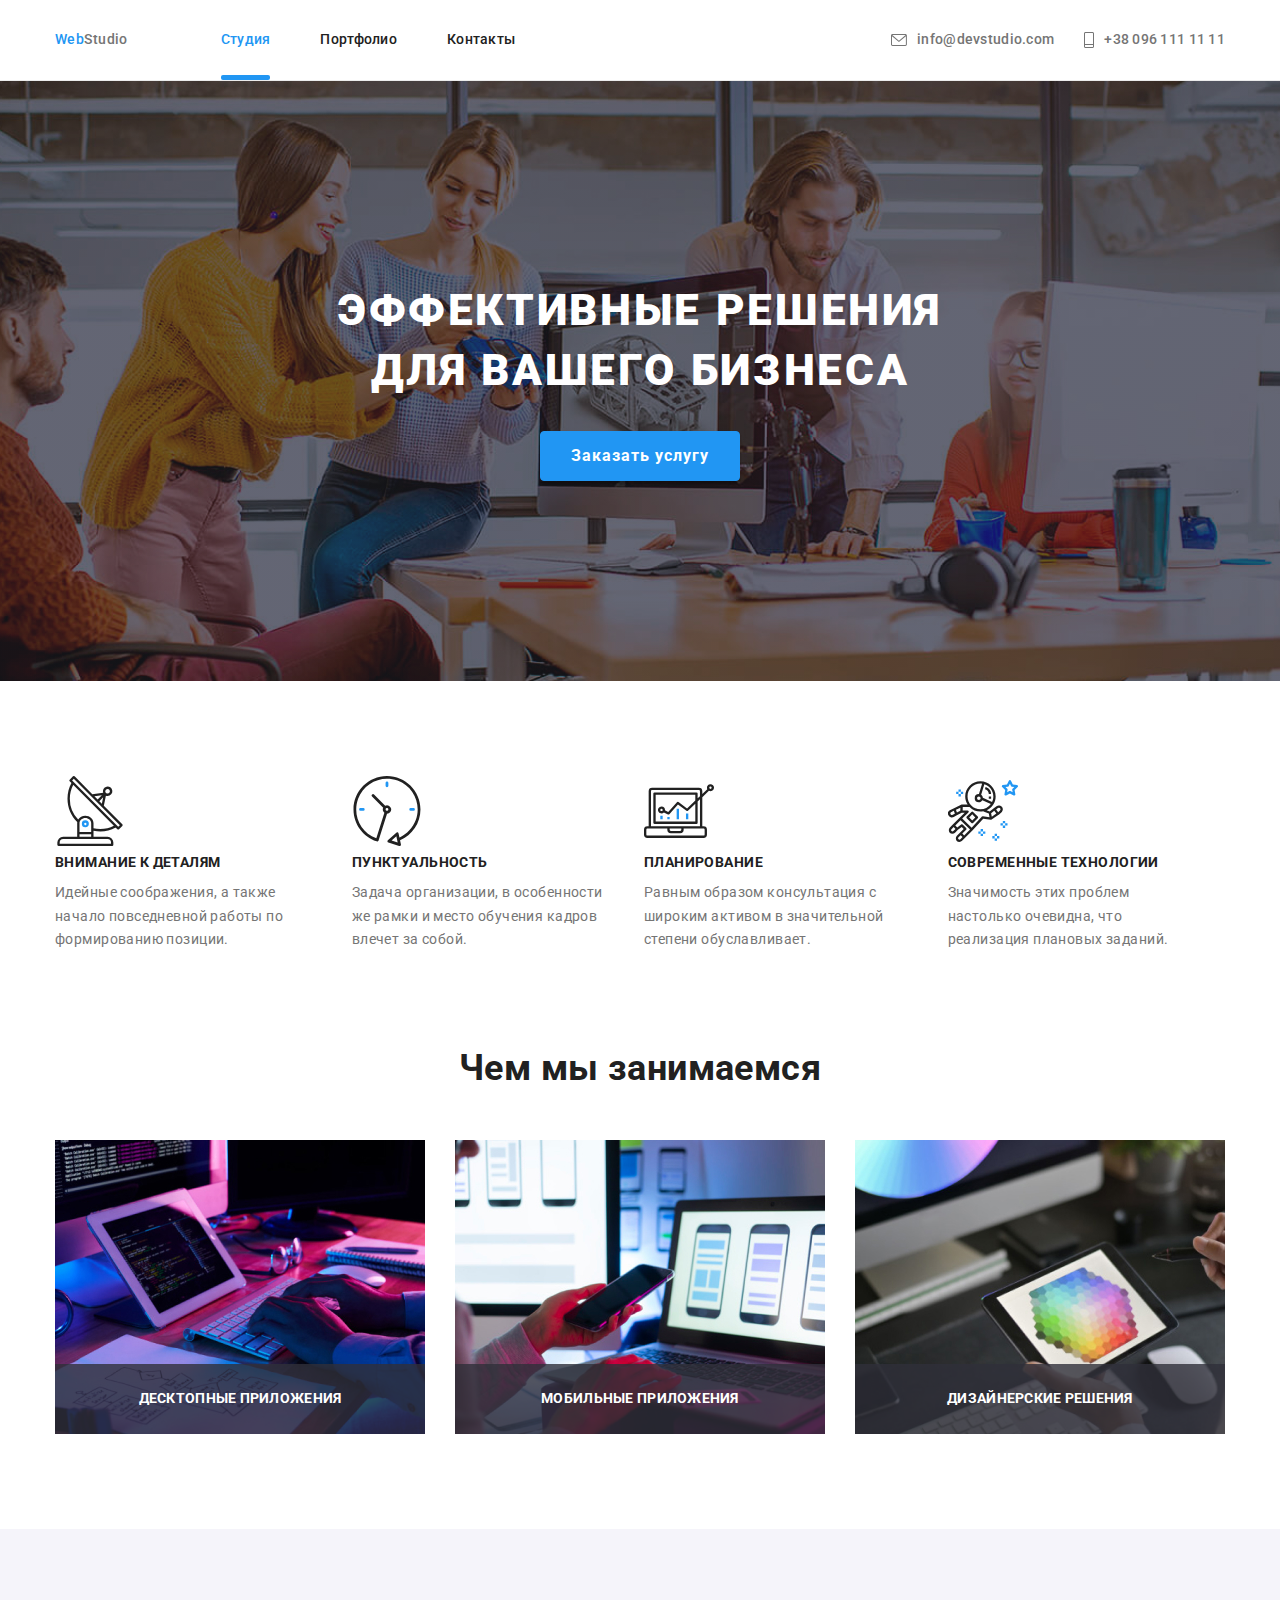
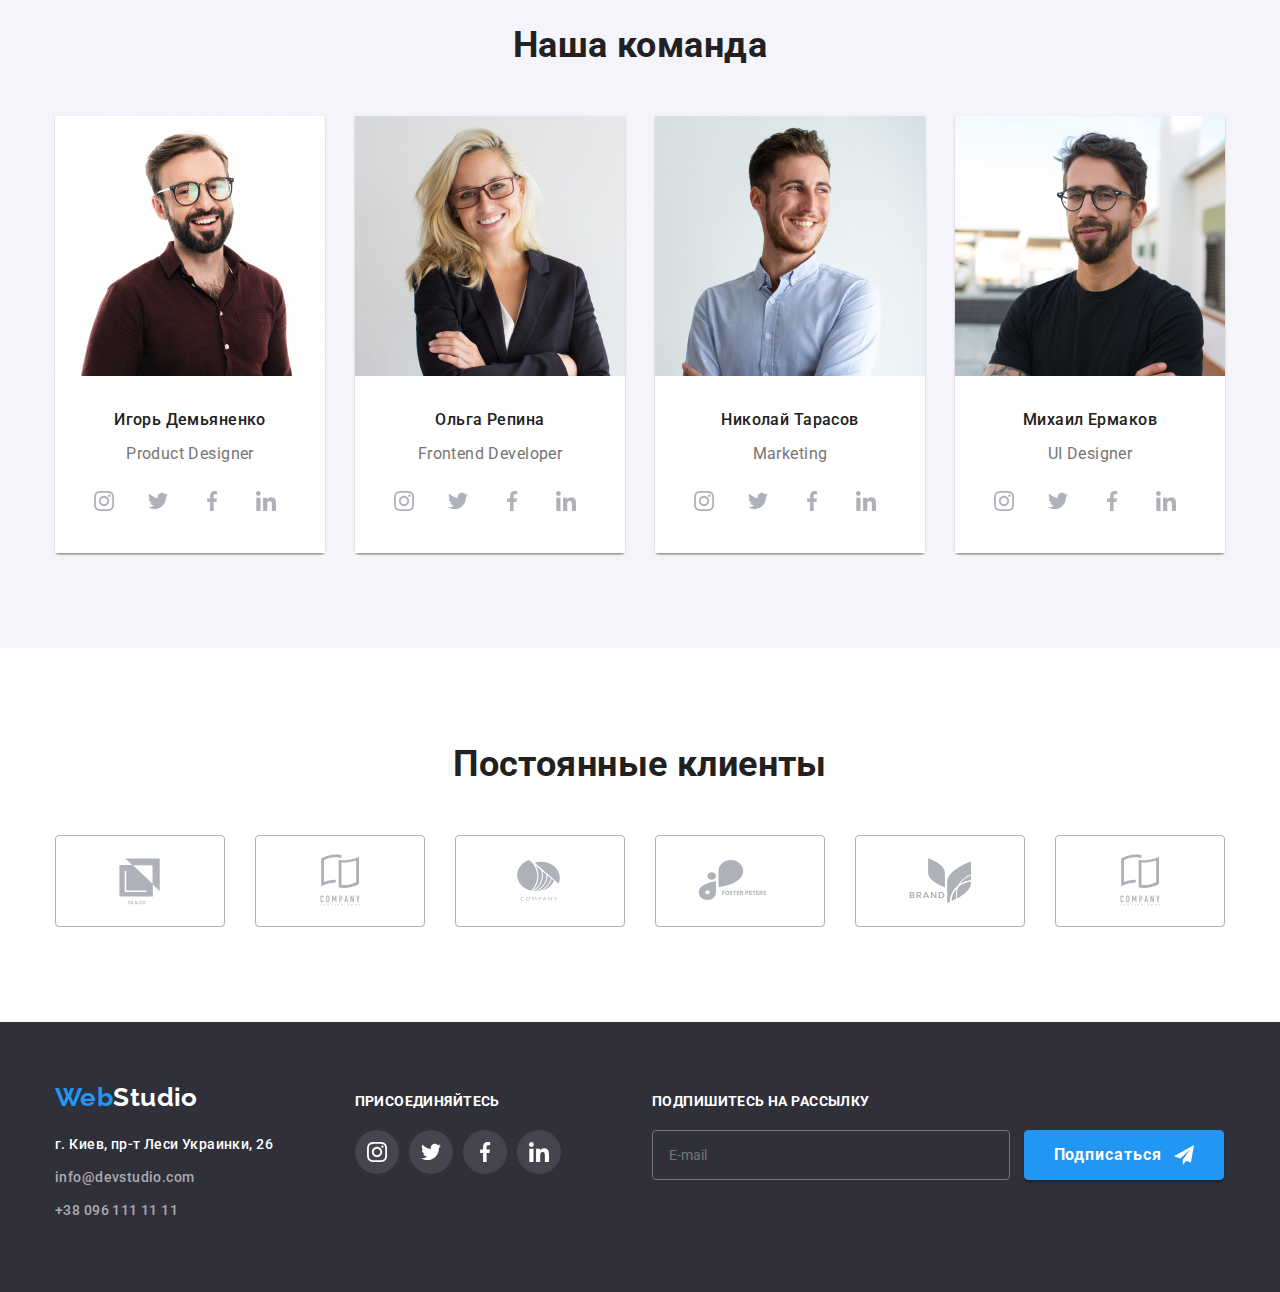
<file: index.html>
<!DOCTYPE html>
<html lang="ru">

<head>
    <meta charset="UTF-8">
    <meta http-equiv="X-UA-Compatible" content="IE=edge">
    <meta name="viewport" content="width=device-width, initial-scale=1.0">
    <title>Homework6 (main page6)</title>
    <link rel="preconnect" href="https://fonts.gstatic.com">
    <link
        href="https://fonts.googleapis.com/css2?family=Raleway:wght@700&family=Roboto:wght@400;500;700;900&display=swap"
        rel="stylesheet">
    <link rel="stylesheet"
        href="https://cdnjs.cloudflare.com/ajax/libs/modern-normalize/1.0.0/modern-normalize.min.css">
    <link rel="stylesheet" href="./css/styles.css">
</head>

<body>
    <header class="header">
        <section class="header__container">
            <h2 class="hidden">Навигация и контакты</h2>
            <a href="./index.html " class="header__logo"><span class="blue">Web</span>Studio</a>
            <nav class="header__navigation">
                <ul class="nav__list list__style">
                    <li class="nav__item nav__item--margin"><a href="./index.html " class="nav__link current">Студия</a>
                    </li>
                    <li class="nav__item nav__item--margin"><a href="./portfolio.html " class="nav__link">Портфолио</a>
                    </li>
                    <li class="nav__item nav__item--margin"><a href=" " class="nav__link">Контакты</a></li>
                </ul>
            </nav>
            <ul class="header__contacts list__style">
                <li class="contacts__item">
                    <a class="contacts__link" href="mailto:info@devstudio.com ">
                        <svg class="contact__svg" width="16" height="12">
                            <use href="./svg/sprite.svg#icon-envelope"></use>
                        </svg>
                        info@devstudio.com
                    </a>
                </li>
                <li class="contacts__item">
                    <a class="contacts__link" href="tel:+380961111111">
                        <svg class="contact__svg" width="10" height="16">
                            <use href="./svg/sprite.svg#icon-vector"></use>
                        </svg>
                        +38 096 111 11 11
                    </a>
                </li>
            </ul>
        </section>
    </header>

    <main>
        <div class="banner">
            <!-- <div class="container"> -->
            <h1 class="banner__title white">Эффективные решения <br>для вашего бизнеса</h1>
            <button class="blue__button" data-modal-open>Заказать услугу</button>
            <!-- </div> -->
        </div>
        <!-- is-hidden -->
        <div class="backdrop is-hidden" data-modal>
            <div class="modal__container">
                <button type="button" class="modal__btn--close" data-modal-close>
                    <svg class="modal__icon">
                        <use href="./svg/sprite.svg#close-black"></use>
                    </svg>
                </button>

                <h2 class="modal__header">Оставьте свои данные, мы вам перезвоним</h2>
                <form class="js-speaker-form">
                    <div class="contact__form">
                        <label class="contact__form--label" for="user-name">Имя</label>

                        <input autofocus class="contact__form--input" type="text" name="user-name" id="user-name"
                            placeholder=" ">
                        <svg class="contact__form--svg" width="18px" height="18px">
                            <use href="./svg/sprite.svg#icon-person-black" width="18"></use>
                        </svg>
                    </div>
                    <div class="contact__form">
                        <label class="contact__form--label" for="user-tel">Телефон</label>
                        <input class="contact__form--input" type="tel" name="user-phone" id="user-tel" placeholder=" ">
                        <svg class="contact__form--svg" width="18px" height="18px">
                            <use href="./svg/sprite.svg#icon-phone-black" width="18"></use>
                        </svg>
                    </div>
                    <div class="contact__form">

                        <label class="contact__form--label" for="user-mail">Почта</label>
                        <input class="contact__form--input" type="email" name="user-mail" id="user-mail"
                            placeholder=" ">
                        <svg class="contact__form--svg" width="18px" height="18px">
                            <use href="./svg/sprite.svg#icon-email-black" width="18"></use>
                        </svg>
                    </div>
                    <div class="submit__form">
                        <label class="contact__form--label" for="user-comentary">Комментарий</label>
                        <textarea for="user-comment" class="contact__form--input comments" name="user-message"
                            id="user-comentary" cols="30" rows="10" placeholder="Введите текст"></textarea>
                        <div class="checkbox-field">
                            <input type="checkbox" class="contact__form--checkbox hidden" name="" id="checkbox"
                                required>
                            <label for="checkbox" class="contact__form--checkbox-text"> Соглашаюсь с рассылкой и
                                принимаю
                                <a href="" class="link underline">Условия
                                    договора</a></label>
                            <button class="blue__button submit__button" type="submit">Отправить</button>
                        </div>
                    </div>

                </form>

            </div>
        </div>
        <section class="qualities__section">

            <div class="qualities__container">
                <h2 class="hidden ">Качества</h2>
                <ul class="list__style qualities__list">
                    <li class="qualities__item">
                        <div class="quality--container">
                            <svg class="quality-pic" width="70px" height="70px">
                                <use href="./svg/sprite.svg#icon-antenna">
                                </use>
                            </svg>
                        </div>
                        <h3 class="section-title">Внимание к деталям</h3>
                        <p class="quality__paragraph">Идейные соображения, а также начало повседневной работы по
                            формированию позиции.</p>
                    </li>
                    <li class="qualities__item">
                        <div class="quality--container">
                            <svg class="quality-pic" width="70px" height="70px">

                                <use href="./svg/sprite.svg#icon-clock">
                                </use>
                            </svg>
                        </div>
                        <h3 class="section-title">Пунктуальность</h3>
                        <p class="quality__paragraph">Задача организации, в особенности же рамки и место обучения кадров
                            влечет за собой.</p>
                    </li>
                    <li class="qualities__item">
                        <div class="quality--container">
                            <svg class="quality-pic" width="70px" height="70px">
                                <use href="./svg/sprite.svg#icon-diagram">
                                </use>

                            </svg>
                        </div>
                        <h3 class="section-title">Планирование</h3>
                        <p class="quality__paragraph">Равным образом консультация с широким активом в значительной
                            степени обуславливает.</p>
                    </li>

                    <li class="qualities__item">
                        <div class="quality--container">
                            <svg class="quality-pic" width="70px" height="70px">

                                <use href="./svg/sprite.svg#icon-astronaut">
                                </use>
                            </svg>
                        </div>
                        <h3 class="section-title">Современные технологии</h3>
                        <p class="quality__paragraph">Значимость этих проблем настолько очевидна, что реализация
                            плановых заданий.</p>
                    </li>
                </ul>
            </div>
        </section>

        <!-- <section class="padding-95"> -->
        <section class="projects__container">
            <h2 class="projects__title">Чем мы занимаемся</h2>
            <ul class="list__style projects__list">
                <li class="projects__item"> <img src="./images/img.jpg" height="294" width="370" alt="work process pic">
                    <div class="projects__frame">
                        <p>Десктопные приложения</p>
                    </div>
                </li>

                <li class="projects__item"> <img src="./images/img-1.jpg " height="294" width="370"
                        alt="work process pic">
                    <div class="projects__frame">
                        <p>Мобильные приложения</p>
                    </div>
                </li>

                <li class="projects__item"> <img src="./images/img-2.jpg " height="294" width="370"
                        alt="work process pic">
                    <div class="projects__frame">
                        <p>Дизайнерские решения</p>
                    </div>
                </li>
            </ul>
        </section>

        <section class="team__section">
            <div class="team__container">
                <h2 class="team__title">Наша команда</h2>
                <ul class="list__style team__list">
                    <li class="team__item photo--frame"><img src="./images/img-3.jpg " height="260" width="270"
                            alt="Igorphoto--frame">
                        <div class="people-det">
                            <h3 class="team__name">Игорь Демьяненко</h3>
                            <p class="team__text">Product Designer</p>
                            <ul class="team__list list__style">
                                <li class="team__icon">
                                    <a href="" class="team__link" target="_blank" rel="noopener noreferrer"
                                        aria-label="Instagram link"><svg class="social-link--circle">
                                            <use href="./svg/sprite.svg#icon-instagram"> </use>
                                        </svg></a>
                                </li>

                                <li class="team__icon">
                                    <a href="" class="team__link" target="_blank" rel="noopener noreferrer"
                                        aria-label="twitter link"><svg class="social-link--circle">
                                            <use href="./svg/sprite.svg#icon-twitter"> </use>
                                        </svg></a>
                                </li>
                                <li class="team__icon">
                                    <a href="" class="team__link" target="_blank" rel="noopener noreferrer"
                                        aria-label="Facebook link"><svg class="social-link--circle">
                                            <use href="./svg/sprite.svg#icon-facebook"> </use>
                                        </svg></a>
                                </li>
                                <li class="team__icon">
                                    <a href="" class="team__link" target="_blank" rel="noopener noreferrer"
                                        aria-label="linkedin link"><svg class="social-link--circle">
                                            <use href="./svg/sprite.svg#icon-linkedin"> </use>
                                        </svg></a>
                                </li>
                            </ul>
                        </div>

                    </li>

                    <li class="team__item  photo--frame"><img src="./images/img-4.jpg " height="260" width="270"
                            alt="Olgaphoto--frame">
                        <div class="people-det">
                            <h3 class="team__name ">Ольга Репина</h3>
                            <p class="team__text ">Frontend Developer</p>
                            <ul class="team__list list__style">
                                <li class="team__icon">
                                    <a href="" class="team__link" target="_blank" rel="noopener noreferrer"
                                        aria-label="Instagram link"><svg class="social-link--circle">
                                            <use href="./svg/sprite.svg#icon-instagram"></use>
                                        </svg></a>
                                </li>
                                <li class="team__icon">
                                    <a href="" class="team__link" target="_blank" rel="noopener noreferrer"
                                        aria-label="twitter link"><svg class="social-link--circle">
                                            <use href="./svg/sprite.svg#icon-twitter"></use>
                                        </svg></a>
                                </li>
                                <li class="team__icon">
                                    <a href="" class="team__link" target="_blank" rel="noopener noreferrer"
                                        aria-label="Facebook link"><svg class="social-link--circle">
                                            <use href="./svg/sprite.svg#icon-facebook"></use>
                                        </svg></a>
                                </li>
                                <li class="team__icon">
                                    <a href="" class="team__link" target="_blank" rel="noopener noreferrer"
                                        aria-label="linkedin link"><svg class="social-link--circle">
                                            <use href="./svg/sprite.svg#icon-linkedin"></use>
                                        </svg></a>
                                </li>
                            </ul>
                        </div>

                    </li>

                    <li class="team__item photo--frame"><img src="./images/img-5.jpg " height="260" width="270"
                            alt="Nick photo--frame">
                        <div class="people-det">
                            <h3 class="team__name ">Николай Тарасов</h3>
                            <p class="team__text ">Marketing</p>
                            <ul class="team__list list__style">
                                <li class="team__icon">
                                    <a href="" class="team__link" target="_blank" rel="noopener noreferrer"
                                        aria-label="Instagram link"><svg class="social-link--circle">
                                            <use href="./svg/sprite.svg#icon-instagram"></use>
                                        </svg></a>
                                </li>
                                <li class="team__icon">
                                    <a href="" class="team__link" target="_blank" rel="noopener noreferrer"
                                        aria-label="twitter link"><svg class="social-link--circle">
                                            <use href="./svg/sprite.svg#icon-twitter"></use>
                                        </svg></a>
                                </li>
                                <li class="team__icon">
                                    <a href="" class="team__link" target="_blank" rel="noopener noreferrer"
                                        aria-label="Facebook link"><svg class="social-link--circle">
                                            <use href="./svg/sprite.svg#icon-facebook"></use>
                                        </svg></a>
                                </li>
                                <li class="team__icon">
                                    <a href="" class="team__link" target="_blank" rel="noopener noreferrer"
                                        aria-label="linkedin link"><svg class="social-link--circle">
                                            <use href="./svg/sprite.svg#icon-linkedin"></use>
                                        </svg></a>
                                </li>
                            </ul>
                        </div>

                    </li>

                    <li class="team__item photo--frame"><img src="./images/img-6.jpg " height="260" width="270"
                            alt="Mike photo--frame">
                        <div class="people-det">
                            <h3 class="team__name ">Михаил Ермаков</h3>
                            <p class="team__text ">UI Designer</p>
                            <ul class="team__list list__style">
                                <li class="team__icon">
                                    <a href="" class="team__link" target="_blank" rel="noopener noreferrer"
                                        aria-label="Instagram link"><svg class="social-link--circle">
                                            <use href="./svg/sprite.svg#icon-instagram"></use>
                                        </svg></a>
                                </li>
                                <li class="team__icon">
                                    <a href="" class="team__link" target="_blank" rel="noopener noreferrer"
                                        aria-label="twitter link"><svg class="social-link--circle">
                                            <use href="./svg/sprite.svg#icon-twitter"></use>
                                        </svg></a>
                                </li>
                                <li class="team__icon">
                                    <a href="" class="team__link" target="_blank" rel="noopener noreferrer"
                                        aria-label="Facebook link"><svg class="social-link--circle">
                                            <use href="./svg/sprite.svg#icon-facebook"></use>
                                        </svg></a>
                                </li>
                                <li class="team__icon">
                                    <a href="" class="team__link" target="_blank" rel="noopener noreferrer"
                                        aria-label="linkedin link"><svg class="social-link--circle">
                                            <use href="./svg/sprite.svg#icon-linkedin"></use>
                                        </svg></a>
                                </li>
                            </ul>
                        </div>
                    </li>
                </ul>
            </div>
        </section>
        <section class="clients__section">
            <div class="clients__container">
                <h2 class="clients__title">Постоянные клиенты</h2>
            </div>
            <ul class="clients__list list__style">
                <li class="clients__item">
                    <a href="" class="client--link" target="_blank" rel="noopener noreferrer" aria-label=""> <svg
                            class="client-logo">
                            <use href="./svg/sprite.svg#icon-logo">
                            </use>
                        </svg>
                    </a>
                </li>
                <li class="clients__item">
                    <a href="" class="client--link" target="_blank" rel="noopener noreferrer" aria-label=""> <svg
                            class="client-logo">
                            <use href="./svg/sprite.svg#icon-logo-1">
                            </use>
                        </svg>
                    </a>
                </li>
                <li class="clients__item">
                    <a href="" class="client--link" target="_blank" rel="noopener noreferrer" aria-label=""> <svg
                            class="client-logo">
                            <use href="./svg/sprite.svg#icon-logo-2">
                            </use>
                        </svg>
                    </a>
                </li>
                <li class="clients__item">
                    <a href="" class="client--link" target="_blank" rel="noopener noreferrer" aria-label=""> <svg
                            class="client-logo">
                            <use href="./svg/sprite.svg#icon-logo-3">
                            </use>
                        </svg>
                    </a>
                </li>
                <li class="clients__item">
                    <a href="" class="client--link" target="_blank" rel="noopener noreferrer" aria-label=""> <svg
                            class="client-logo">
                            <use href="./svg/sprite.svg#icon-logo-4">
                            </use>

                        </svg>

                    </a>
                </li>
                <li class="clients__item">
                    <a href="" class="client--link" target="_blank" rel="noopener noreferrer" aria-label=""> <svg
                            class="client-logo">
                            <use href="./svg/sprite.svg#icon-logo-1">
                            </use>
                        </svg>

                    </a>
                </li>

            </ul>

        </section>
    </main>
    <footer class="footer">
        <div class="footer__container">
            <div class="footer__address">
                <a href="./index.html " class="footer__logo"><span class="blue">Web</span><span
                        class="white">Studio</span></a>
                <address class="address__container">
                    <ul class="address__list list__style">
                        <li class="address__item"> <a class="address__link white"
                                href="https://goo.gl/maps/2tXd7TCXXqus3JWS8 ">г. Киев, пр-т
                                Леси
                                Украинки,
                                26</a></li>
                        <li class="address__item"> <a class="address__link"
                                href="mailto:info@devstudio.com ">info@devstudio.com</a></li>
                        <li class="address__item"> <a class="address__link" href="tel:+380961111111 ">+38 096 111 11
                                11</a></li>
                    </ul>
                </address>
            </div>
            <div class="footer__joinbox">
                <div class="join__container space-between">
                    <h3 class="item-title">Присоединяйтесь</h3>
                    <ul class="list__style team__list">
                        <li class="team__icon">
                            <a href="" class="team__link" target="_blank" rel="noopener noreferrer"
                                aria-label="Instagram link"><svg class="social-link--circle white">
                                    <use href="./svg/sprite.svg#icon-instagram"></use>
                                </svg></a>
                        </li>
                        <li class="team__icon">
                            <a href="" class="team__link" target="_blank" rel="noopener noreferrer"
                                aria-label="twitter link"><svg class="social-link--circle white">
                                    <use href="./svg/sprite.svg#icon-twitter"></use>
                                </svg></a>
                        </li>
                        <li class="team__icon">
                            <a href="" class="team__link" target="_blank" rel="noopener noreferrer"
                                aria-label="Facebook link"><svg class="social-link--circle white">
                                    <use href="./svg/sprite.svg#icon-facebook"></use>
                                </svg></a>
                        </li>
                        <li class="team__icon">
                            <a href="" class="team__link" target="_blank" rel="noopener noreferrer"
                                aria-label="linkedin link"><svg class="social-link--circle white">
                                    <use href="./svg/sprite.svg#icon-linkedin"></use>
                                </svg></a>
                        </li>
                    </ul>
                </div>
            </div>
            <div class="subscribe__container">
                <h3 class="item-title text-left">Подпишитесь на рассылку</h3>

                <form class="subscribe__field">
                    <input class="contact__form--subscribe" type="email" name="user-mail" id="user-mail"
                        placeholder="E-mail">

                    <button class="blue__button space-between" type="submit">Подписаться
                        <svg class="social-link--circle white">
                            <use href="./svg/sprite.svg#icon-telegram-white"></use>
                        </svg>
                    </button>
                </form>
            </div>
        </div>


    </footer>

    <script src="./js/modal.js"></script>
    <script>(() => {
            document.
                querySelector('.js-speaker-form')
                .addEventListener('submit', e => {
                    e.preventDefault();

                    new FormData(e.currentTarget).forEach((value, name) =>
                        console.log(`${name}: ${value}`),
                    );
                });
        })();
    </script>
</body>

</html>
</file>
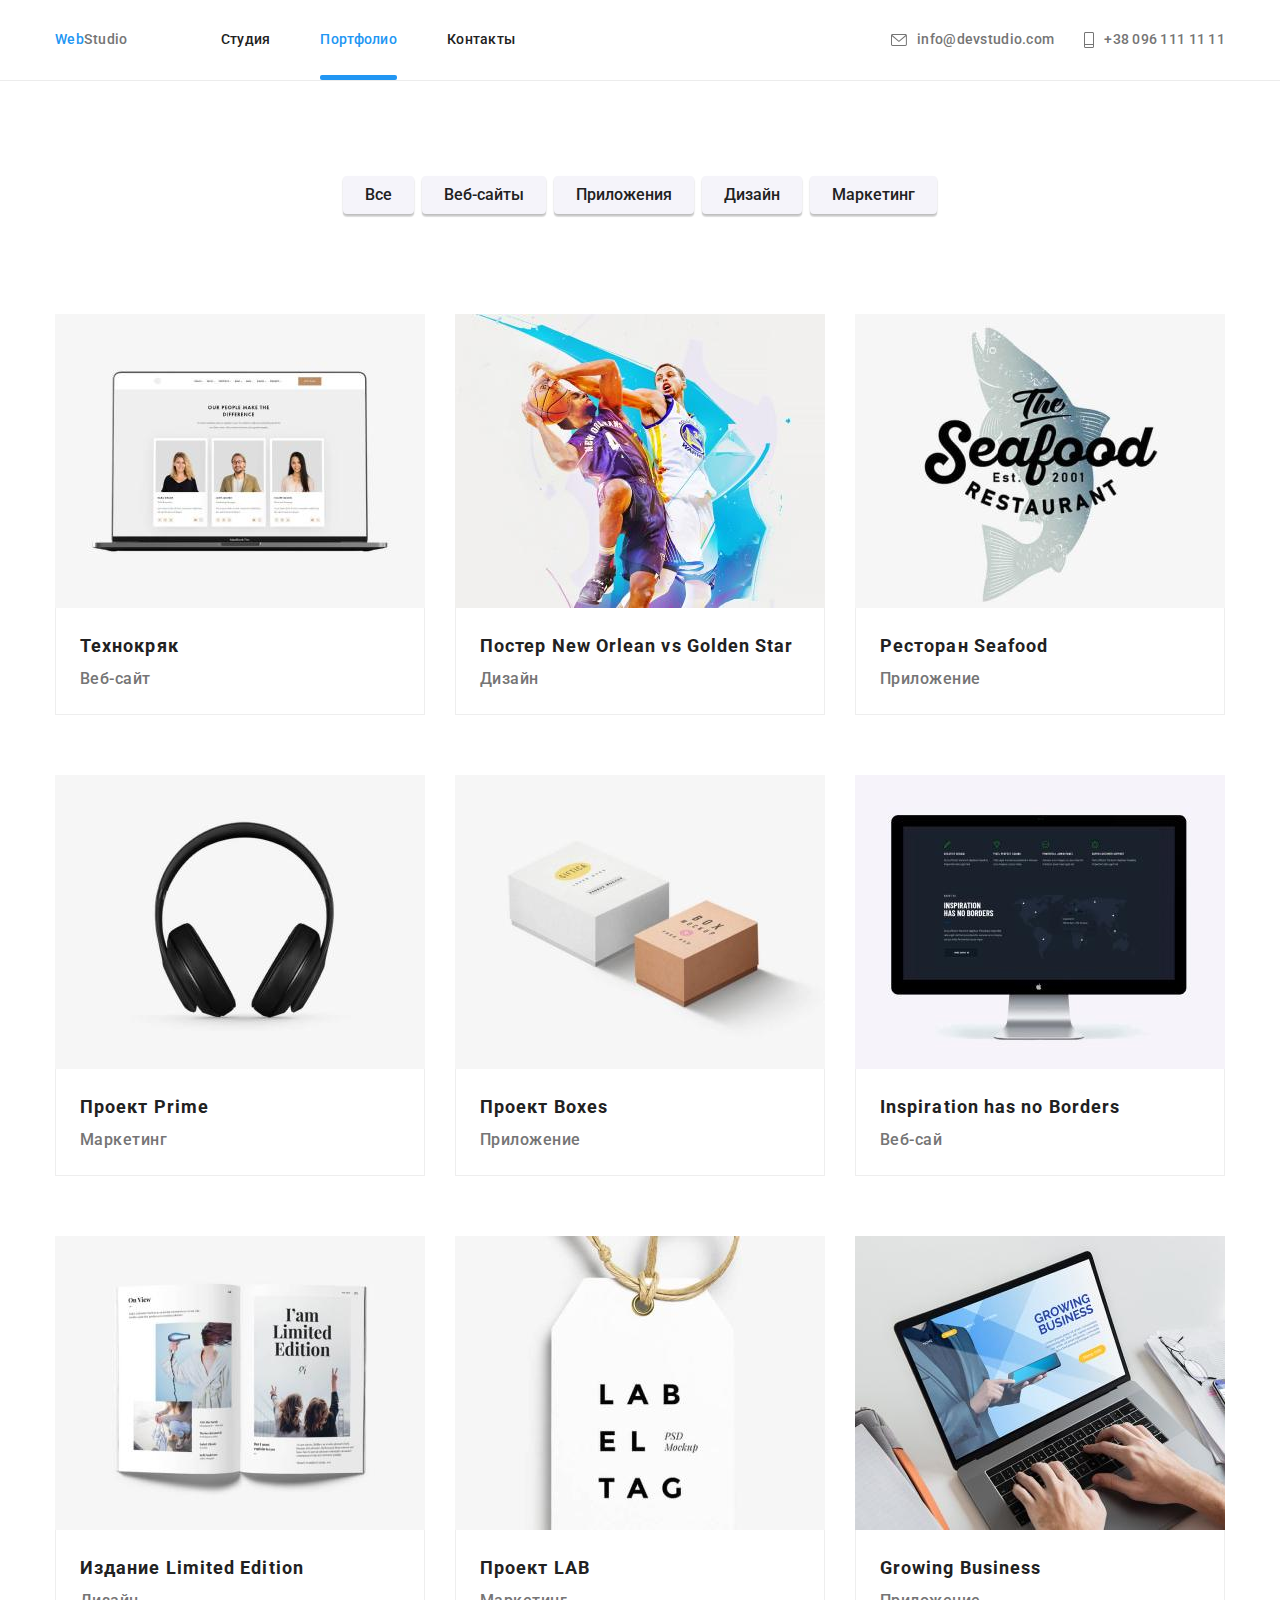
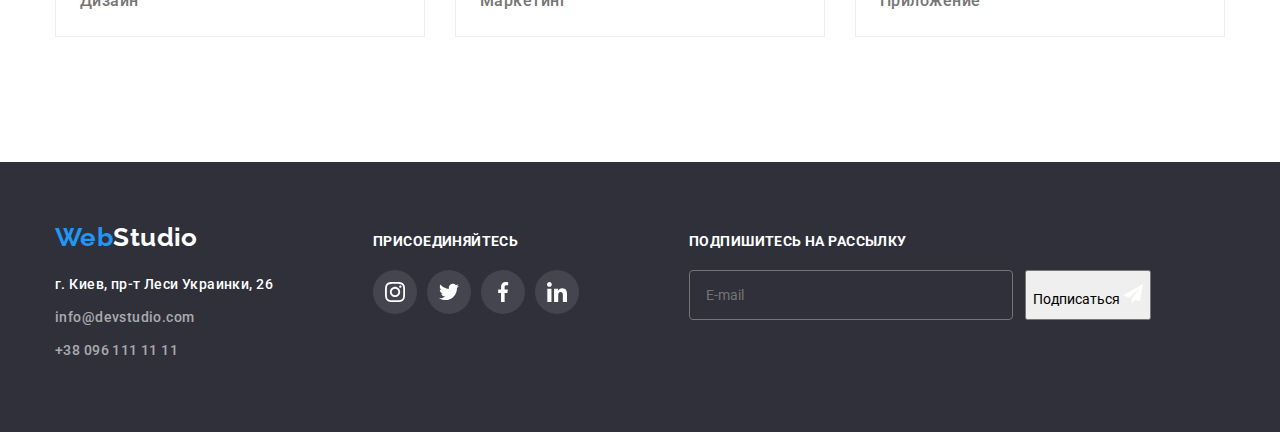
<file: portfolio.html>
<!DOCTYPE html>
<html lang="ru">

<head>
    <meta charset="UTF-8">
    <meta http-equiv="X-UA-Compatible" content="IE=edge">
    <meta name="viewport" content="width=device-width, initial-scale=1.0">
    <title>Portfolio3</title>
    <link rel="preconnect" href="https://fonts.gstatic.com">
    <link
        href="https://fonts.googleapis.com/css2?family=Raleway:wght@700&family=Roboto:wght@400;500;700;900&display=swap"
        rel="stylesheet">
    <link rel="stylesheet"
        href="https://cdnjs.cloudflare.com/ajax/libs/modern-normalize/1.0.0/modern-normalize.min.css">
    <link rel="stylesheet" href="./css/styles.css">
</head>

<body>
    <header class="header">
        <section class="header__container">
            <h2 class="hidden">Навигация и контакты</h2>
            <a href="./index.html " class="header__logo"><span class="blue">Web</span>Studio</a>
            <nav class="header__navigation">
                <ul class="nav__list list__style">
                    <li class="nav__item nav__item--margin"><a href="./index.html " class="nav__link">Студия</a>
                    </li>
                    <li class="nav__item nav__item--margin"><a href="./portfolio.html "
                            class="nav__link current ">Портфолио</a>
                    </li>
                    <li class="nav__item nav__item--margin"><a href=" " class="nav__link">Контакты</a></li>
                </ul>
            </nav>
            <ul class="header__contacts list__style">
                <li class="contacts__item">
                    <a class="contacts__link" href="mailto:info@devstudio.com ">
                        <svg class="contact__svg" width="16" height="12">
                            <use href="./svg/sprite.svg#icon-envelope"></use>
                        </svg>
                        info@devstudio.com
                    </a>
                </li>
                <li class="contacts__item">
                    <a class="contacts__link" href="tel:+380961111111">
                        <svg class="contact__svg" width="10" height="16">
                            <use href="./svg/sprite.svg#icon-vector"></use>
                        </svg>
                        +38 096 111 11 11
                    </a>
                </li>
            </ul>
        </section>
    </header>
    <main>

        <section class="main-section__container">
            <div class="portfolio__container">
                <h1 class="hidden">Галерея</h1>
                <ul class="buttons__list">
                    <li class="item__button"><button class="switch__button">Все</button></li>
                    <li class="item__button"><button class="switch__button">Веб-сайты</button></li>
                    <li class="item__button"><button class="switch__button">Приложения</button></li>
                    <li class="item__button"><button class="switch__button">Дизайн</button></li>
                    <li class="item__button"><button class="switch__button">Маркетинг</button></li>
                </ul>

                <ul class="tiles__list">
                    <li class="tile__item">
                        <a href="" class="tile__link">
                            <div class="tile__frame">
                                <div class="img__frame">
                                    <img class="front-img" src="./images/portfolio/img.jpg " alt="Технокряк "
                                        height="294" width="370">
                                    <div class="hidden-text">
                                        <p>
                                            Технокряк это современная площадка распространения
                                            коронавируса. Компании используют эту платформу для
                                            цифрового шпионажа и атак на защищённые сервера
                                            конкурентов.
                                        </p>
                                    </div>
                                </div>
                                <div class="folio-section">
                                    <h2 class="folio-title">Технокряк</h2>
                                    <p class="folio-text">Веб-сайт</p>
                                </div>
                            </div>
                        </a>
                    </li>
                    <li class="tile__item">
                        <a href="" class="tile__link">
                            <div class="tile__frame">
                                <div class="img__frame"> <img src="./images/portfolio/img-1.jpg " alt="Постер "
                                        height="294" width="370">
                                    <div class="hidden-text">
                                        <p>
                                            Технокряк это современная площадка распространения
                                            коронавируса. Компании используют эту платформу для
                                            цифрового шпионажа и атак на защищённые сервера
                                            конкурентов.
                                        </p>
                                    </div>
                                </div>
                                <div class="folio-section">
                                    <h2 class="folio-title">Постер New Orlean vs Golden Star</h2>
                                    <p class="folio-text">Дизайн</p>
                                </div>
                            </div>
                        </a>
                    </li>
                    <li class="tile__item">
                        <a href="" class="tile__link">
                            <div class="tile__frame">
                                <div class="img__frame"> <img src="./images/portfolio/img-2.jpg "
                                        alt="Ресторан Seafood " height="294" width="370">
                                    <div class="hidden-text">
                                        <p>
                                            Технокряк это современная площадка распространения
                                            коронавируса. Компании используют эту платформу для
                                            цифрового шпионажа и атак на защищённые сервера
                                            конкурентов.
                                        </p>
                                    </div>
                                </div>
                                <div class="folio-section">
                                    <h2 class="folio-title">Ресторан Seafood</h2>
                                    <p class="folio-text">Приложение</p>
                                </div>
                            </div>
                        </a>
                    </li>
                    <li class="tile__item">

                        <a href="" class="tile__link">
                            <div class="tile__frame">
                                <div class="img__frame"> <img src="./images/portfolio/img-3.jpg " alt="Проект Prime "
                                        height="294" width="370">
                                    <div class="hidden-text">
                                        <p>
                                            Технокряк это современная площадка распространения
                                            коронавируса. Компании используют эту платформу для
                                            цифрового шпионажа и атак на защищённые сервера
                                            конкурентов.
                                        </p>
                                    </div>
                                </div>
                                <div class="folio-section">
                                    <h2 class="folio-title">Проект Prime</h2>
                                    <p class="folio-text">Маркетинг</p>
                                </div>
                            </div>
                        </a>
                    </li>
                    <li class="tile__item">

                        <a href="" class="tile__link">
                            <div class="tile__frame">
                                <div class="img__frame"> <img src="./images/portfolio/img-4.jpg " alt="Проект Boxes "
                                        height="294" width="370">
                                    <div class="hidden-text">
                                        <p>
                                            Технокряк это современная площадка распространения
                                            коронавируса. Компании используют эту платформу для
                                            цифрового шпионажа и атак на защищённые сервера
                                            конкурентов.
                                        </p>
                                    </div>
                                </div>
                                <div class="folio-section">
                                    <h2 class="folio-title">Проект Boxes</h2>
                                    <p class="folio-text">Приложение</p>
                                </div>
                            </div>
                        </a>
                    </li>
                    <li class="tile__item">

                        <a href="" class="tile__link">
                            <div class="tile__frame">
                                <div class="img__frame"> <img src="./images/portfolio/img-5.jpg "
                                        alt="Inspiration has no Borders " height="294" width="370">
                                    <div class="hidden-text">
                                        <p>
                                            Технокряк это современная площадка распространения
                                            коронавируса. Компании используют эту платформу для
                                            цифрового шпионажа и атак на защищённые сервера
                                            конкурентов.
                                        </p>
                                    </div>
                                </div>
                                <div class="folio-section">
                                    <h2 class="folio-title">Inspiration has no Borders</h2>
                                    <p class="folio-text">Веб-сай
                                </div>
                            </div>
                        </a>

                    </li>
                    <li class="tile__item">

                        <a href="" class="tile__link">
                            <div class="tile__frame">
                                <div class="img__frame"> <img src="./images/portfolio/img-6.jpg "
                                        alt="Издание Limited Edition " height="294" width="370">
                                    <div class="hidden-text">
                                        <p>
                                            Технокряк это современная площадка распространения
                                            коронавируса. Компании используют эту платформу для
                                            цифрового шпионажа и атак на защищённые сервера
                                            конкурентов.
                                        </p>
                                    </div>
                                </div>
                                <div class="folio-section">
                                    <h2 class="folio-title">Издание Limited Edition</h2>
                                    <p class="folio-text">Дизайн</p>
                                </div>
                            </div>
                        </a>
                    </li>
                    <li class="tile__item">

                        <a href="" class="tile__link">
                            <div class="tile__frame">
                                <div class="img__frame"> <img src="./images/portfolio/img-7.jpg " alt="Проект LAB "
                                        height="294" width="370">
                                    <div class="hidden-text">
                                        <p>
                                            Технокряк это современная площадка распространения
                                            коронавируса. Компании используют эту платформу для
                                            цифрового шпионажа и атак на защищённые сервера
                                            конкурентов.
                                        </p>
                                    </div>
                                </div>
                                <div class="folio-section">
                                    <h2 class="folio-title">Проект LAB</h2>
                                    <p class="folio-text">Маркетинг</p>
                                </div>
                            </div>
                        </a>
                    <li class="tile__item">
                        <a href="" class="tile__link">
                            <div class="tile__frame">
                                <div class="img__frame"> <img src="./images/portfolio/img-8.jpg "
                                        alt="Growing Business " height="294" width="370">
                                    <div class="hidden-text">
                                        <p>
                                            Технокряк это современная площадка распространения
                                            коронавируса. Компании используют эту платформу для
                                            цифрового шпионажа и атак на защищённые сервера
                                            конкурентов.
                                        </p>
                                    </div>
                                </div>
                                <div class="folio-section">
                                    <h2 class="folio-title">Growing Business</h2>
                                    <p class="folio-text">Приложение</p>
                                </div>
                            </div>
                        </a>
                    </li>
                </ul>
            </div>
        </section>

    </main>
    <footer class="footer">
        <div class="footer__container">
            <div class="footer__address">
                <a href="./index.html " class="footer__logo"><span class="blue">Web</span><span
                        class="white">Studio</span></a>
                <address class="address__container">
                    <ul class="address__list list__style">
                        <li class="address__item"> <a class="address__link white"
                                href="https://goo.gl/maps/2tXd7TCXXqus3JWS8 ">г. Киев, пр-т
                                Леси
                                Украинки,
                                26</a></li>
                        <li class="address__item"> <a class="address__link"
                                href="mailto:info@devstudio.com ">info@devstudio.com</a></li>
                        <li class="address__item"> <a class="address__link" href="tel:+380961111111 ">+38 096 111 11
                                11</a></li>
                    </ul>
                </address>
            </div>
            <div class="footer__joinbox">
                <div class="join__container space-between">
                    <h3 class="item-title">Присоединяйтесь</h3>
                    <ul class="list__style team__list">
                        <li class="team__icon">
                            <a href="" class="team__link" target="_blank" rel="noopener noreferrer"
                                aria-label="Instagram link"><svg class="social-link--circle white">
                                    <use href="./svg/sprite.svg#icon-instagram"></use>
                                </svg></a>
                        </li>
                        <li class="team__icon">
                            <a href="" class="team__link" target="_blank" rel="noopener noreferrer"
                                aria-label="twitter link"><svg class="social-link--circle white">
                                    <use href="./svg/sprite.svg#icon-twitter"></use>
                                </svg></a>
                        </li>
                        <li class="team__icon">
                            <a href="" class="team__link" target="_blank" rel="noopener noreferrer"
                                aria-label="Facebook link"><svg class="social-link--circle white">
                                    <use href="./svg/sprite.svg#icon-facebook"></use>
                                </svg></a>
                        </li>
                        <li class="team__icon">
                            <a href="" class="team__link" target="_blank" rel="noopener noreferrer"
                                aria-label="linkedin link"><svg class="social-link--circle white">
                                    <use href="./svg/sprite.svg#icon-linkedin"></use>
                                </svg></a>
                        </li>
                    </ul>
                </div>
            </div>
            <div class="subscribe__container">
                <h3 class="item-title text-left">Подпишитесь на рассылку</h3>

                <form class="subscribe__field">
                    <input class="contact__form--subscribe" type="email" name="user-mail" id="user-mail"
                        placeholder="E-mail">

                    <button class="button space-between" type="submit">Подписаться
                        <svg class="social-link--circle white">
                            <use href="./svg/sprite.svg#icon-telegram-white"></use>
                        </svg>
                    </button>
                </form>
            </div>
        </div>


    </footer>

</body>

</html>
</file>
<file: css/styles.css>
:root {
  --primary-text-color: #212121;
  --blue-color: #2196f3;
  --secondary-text-color: #ffffff;
  --footer-color: #2f303a;
  --font-logo: "Raleway", sans-serif;
  --main-text-color: #757575;
  --color-transparent: rgba(255, 255, 255, 0.6);
  --button-color: #f5f4fa;
  --social-link-color: #afb1b8;
  --overlay-color: rgba(33, 150, 243, 0.9);
  --cubic-timing: cubic-bezier(0.4, 0, 0.2, 1);
}

html {
  box-sizing: border-box;
  scroll-behavior: smooth;
}

*,
*::before,
*::after {
  box-sizing: inherit;
}

body {
  font-family: Roboto, sans-serif;
  font-size: 14px;
  line-height: 1.71;
  letter-spacing: 0.03em;
  color: var(--main-text-color);
}

h1,
h2,
h3,
h4,
h5,
h6,
ul,
p {
  margin-top: 0;
  margin-bottom: 0;
}

.address__link:hover,
.address__link:focus {
  color: var(--blue-color);
}

.underline {
  border-bottom: 1px solid var(--blue-color);
  display: inline-block;
  line-height: 0.85;
  color: var(--blue-color);
  font-weight: 400;
}

.list__style {
  list-style: none;
  padding: 0;
  margin: 0;
}

.nav__link {
  display: block;
  padding-top: 32px;
  padding-bottom: 32px;
  font-weight: 500;
  line-height: 1.14;
  letter-spacing: 0.02em;
  position: relative;
}

.nav__link:hover,
.nav__link:focus,
.contacts__link:hover,
.contacts__link:focus {
  color: var(--blue-color);
  transition: color 250ms var(--cubic-timing);
}

.current::after {
  content: "";
  display: block;

  left: 0;
  bottom: 0;
  position: absolute;
  width: 100%;
  height: 5px;
  background-color: var(--blue-color);
  border-radius: 2px;
}

img {
  display: block;
  max-width: 100%;
  height: auto;
}

a {
  color: inherit;
  text-decoration: none;
  font-weight: 500;
  font-size: 14px;
  line-height: 1.14;
}

.header__container {
  display: flex;
  flex-wrap: wrap;
  align-items: center;
  justify-content: start;
}

.header__container,
.modal__container,
.qualities__container,
.projects__container,
.team__container,
.clients__section,
.footer__container,
.main-section__container {
  max-width: 1200px;
  height: auto;
  padding-left: 15px;
  padding-right: 15px;
  margin-left: auto;
  margin-right: auto;
}

.main-section__container {
  margin-bottom: 95px;
}

.buttons__container {
  text-align: center;
  max-width: 1200px;
  height: auto;
  padding-left: 15px;
  padding-right: 15px;
  margin-left: auto;
  margin-right: auto;
}

.buttons__list {
  display: flex;
  flex-wrap: wrap;
  justify-content: center;
  margin-bottom: 50px;
  list-style: none;
  padding: 95px 0 50px 0;
}

.header__navigation {
  margin-left: 93px;
  margin-right: 30px;
  color: var(--primary-text-color);
}

.projects__title,
.team__title,
.clients__title {
  text-align: center;
  font-size: 36px;
  line-height: 1.17;
  color: #212121;
}

.projects__title,
.team__title,
.clients__title {
  margin-bottom: 50px;
}

.qualities__section,
.clients__section {
  padding-top: 95px;
  padding-bottom: 95px;
}
.projects__container {
  padding-bottom: 95px;
}

.contacts {
  margin-left: auto;
  font-weight: 500;
  line-height: 1.14;
  letter-spacing: 0.02em;
}

.item-title {
  font-family: Roboto;
  font-style: normal;
  font-weight: 700;
  font-size: 14px;
  line-height: 1.14;
  letter-spacing: 0.03em;
  text-transform: uppercase;
  color: var(--secondary-text-color);
  margin-bottom: 20px;
}

.qualities {
  margin-bottom: -30px;
  margin-right: -30px;
  text-align: left;
}

.quality__item {
  flex-basis: calc((100% - 30px * 4) / 4);
  max-width: 270px;
  margin-right: 30px;
  margin-bottom: 30px;
}
.quality__item:last-child {
  margin-bottom: 0;
  margin-right: 0;
}

.projects__item {
}

.quality__paragraph {
  line-height: 1.71;
  color: var(--main-text-color);
}

.contacts__item {
  display: flex;
  margin-left: auto;
  align-items: center;
  padding-bottom: 32px;
  padding-top: 32px;
  color: var(--main-text-color);
}

.contacts__item:hover,
.contacts__item:focus {
  color: var(--blue-color);
  transition: color 250ms var(--cubic-timing);
}

.address__item {
  margin-bottom: 9px;
}

.contacts__link {
  display: flex;
  align-items: center;
  color: inherit;
  margin-left: 30px;
}

.contact__svg {
  fill: currentColor;
  margin-right: 10px;
}

.nav__list,
.header__contacts,
.projects__list,
.clients__list {
  display: flex;
  flex-wrap: wrap;
  color: var(--primary-text-color);
  letter-spacing: 0.02em;
}

.header__contacts {
  margin-left: auto;
}

.qualities__list,
.team__list,
.footer__container {
  display: flex;
  color: var(--primary-text-color);
  letter-spacing: 0.03em;
}

.footer__container {
  justify-content: start;
  align-items: baseline;
}

.qualities__item {
  padding-right: 30px;
}

.nav__item {
  font-weight: 500;
  line-height: 1.14;
  letter-spacing: 0.02em;
}

.nav__item--margin {
  margin-right: 50px;
}

.current {
  color: var(--blue-color);
}

header {
  border-bottom: 1px solid #ececec;
}

.projects__frame {
  position: absolute;
  left: 0;
  bottom: 0;
  display: flex;
  justify-content: center;
  align-items: center;
  width: 100%;
  height: 70px;
  background-color: rgba(47, 48, 58, 0.8);
  font-weight: 700;
  line-height: 1.14;
  text-align: center;
  text-transform: uppercase;
  color: var(--secondary-text-color);
}

.clients-list {
  display: flex;
  justify-content: center;
  align-items: center;
  padding-bottom: 88px;
}
/* .clients {
  flex-basis: calc((100% - 30px * 6) / 6);
  border: 1px solid #afb1b8;
  border-radius: 4px;
   padding-bottom: 16px; 
  padding: 16px 30px;
} */

.clients__item {
  display: inline-flex;

  /* width: 170px;
  height: 92px;
  border: 1px solid var(--social-link-color);
  border-color: var(--social-link-color);
  border-radius: 4px;
  padding: 16px 32px; */
}
.client--link {
  display: flex;
  justify-content: center;
  align-items: center;
  border: 1px solid var(--social-link-color);
  border-radius: 4px;
  width: 170px;
  height: 92px;
  transition: border-color 250ms var(--cubic-timing);
}

.clients__item:not(:last-child) {
  margin-right: 30px;
}

.client-logo {
  width: 105px;
  height: 60px;
  color: inherit;
  fill: var(--social-link-color);
  transition: fill 250ms var(--cubic-timing);
}

.client--link:hover .client-logo,
.client--link:focus .client-logo {
  fill: var(--blue-color);
}

.client--link:hover,
.client--link:focus {
  outline: none;
  border-color: var(--blue-color);
}

.projects__item {
  position: relative;
  flex-basis: calc((100% - 60px) / 3);
  max-width: 370px;
}

.projects__item:not(:nth-child(3n + 3)) {
  margin-right: 30px;
}

.photo--frame:not(:nth-child(4n + 4)) {
  flex-basis: calc((100% - 90px) / 4);
  max-width: 270px;
}

.photo--frame {
  box-shadow: 0px 1px 3px rgba(0, 0, 0, 0.12), 0px 1px 1px rgba(0, 0, 0, 0.14),
    0px 2px 1px rgba(0, 0, 0, 0.2);
  border-radius: 0px 0px 4px 4px;
}
.photo--frame:not(:nth-child(4n + 4)) {
  margin-right: 30px;
}

.section-title {
  font-size: 14px;
  line-height: 1.19;
  color: var(--primary-text-color);
  margin-bottom: 10px;
  text-transform: uppercase;
}
.folio-section {
  padding: 20px 24px;
  border: 1px solid #eeeeee;
  border-top: 0;
}
.tile__frame {
  min-width: 370px;
  flex-basis: calc((100% / 3) - 30px);
  margin-right: 30px;
  margin-bottom: 30px;
  box-shadow: 0;
  transition: box-shadow 250ms var(--cubic-timing);
}
.img__frame {
  position: relative;
  overflow: hidden;
}
/* .tile__frame:hover,
.tile__frame:focus {
  box-shadow: 0px 1px 1px rgba(0, 0, 0, 0.12), 0px 4px 4px rgba(0, 0, 0, 0.06),
    1px 4px 6px rgba(0, 0, 0, 0.16);
} */

.tile__link:hover .hidden-text,
.tile__link:focus .hidden-text {
  transform: translateY(0);
}

.hidden-text {
  display: flex;
  position: absolute;
  align-items: center;
  justify-content: left;
  font-family: Roboto;
  text-align: left;
  padding: 63px 24px;
  letter-spacing: 0.03em;
  top: 0;
  left: 0;
  content: "";
  width: 100%;
  height: 100%;
  font-weight: 400;
  background-color: var(--overlay-color);
  transition: transform 250ms var(--cubic-timing);
  transform: translateY(101%);
  font-size: 18px;
  line-height: 1.56;
  color: var(--secondary-text-color);
}

.folio-title {
  text-align: left;
  font-size: 18px;
  line-height: 2;
  letter-spacing: 0.06em;
  color: var(--primary-text-color);
}

.team__text {
  font-size: 16px;
  line-height: 1.19;
  margin-bottom: 16px;
  color: var(--main-text-color);
}

.folio-text {
  text-align: left;
  font-size: 16px;
  line-height: 1.88;
  letter-spacing: 0.03em;
}
/* .tile__link:hover .folio-text {
  text-decoration: none;
} */

.quality__item {
  font-size: 14px;
  line-height: 1.14;
}

.team__section {
  padding-bottom: 95px;
  padding-top: 95px;
  background-color: var(--button-color);
}

.team__name {
  font-weight: 500;
  color: var(--primary-text-color);
  margin-bottom: 10px;
}

.people-det {
  text-align: center;
  background-color: #ffffff;
  padding-bottom: 30px;
  padding-top: 30px;
}

.banner {
  background-color: var(--footer-color);
  background-image: linear-gradient(
      rgba(47, 48, 58, 0.4),
      rgba(47, 48, 58, 0.4)
    ),
    url(../images/bg-img.jpg);
  text-align: center;
  /* margin-bottom: 30px; */
  max-width: 1600px;
  height: 600px;
  padding-top: 200px;
  padding-bottom: 200px;
  background-repeat: no-repeat;
  margin-left: auto;
  margin-right: auto;
  background-position: center;
}

.banner__title {
  font-weight: 900;
  font-size: 44px;
  line-height: 1.36;
  letter-spacing: 0.06em;
  text-transform: uppercase;
  margin-bottom: 30px;
}

.blue {
  color: var(--blue-color);
}

.footer__logo {
  display: inline-block;
  font-family: var(--font-logo);
  font-weight: 700;
  font-size: 26px;
  line-height: 1.2;
  color: var(--primary-text-color);
  margin-bottom: 20px;
}

.header__logo {
  padding: 20px 0;
}

.footer__address {
  text-align: left;
  flex-grow: 1;
  text-decoration: none;
}

.footer__address:hover,
.footer__address:focus {
  color: var(--blue-color);
}

.blue__button {
  padding: 6px 22px;
  border: var(--main-text-color);
  border-radius: 4px;

  font-weight: 500;
  font-size: 16px;
  line-height: 1.62;

  font-family: Roboto, sans-serif;
  background-color: var(--button-color);
  color: var(--primary-text-color);
  cursor: pointer;
}

.item__button {
  justify-content: center;
  margin-right: 8px;
}

.item__button:last-child {
  margin-right: 0;
}

.blue__button {
  padding: 10px 29px;
  border: 1px solid var(--blue-color);
  box-shadow: 0px 4px 4px rgba(0, 0, 0, 0.15);
  border-radius: 4px;
  min-width: 200px;
  height: 50px;
  font-weight: 700;
  font-size: 16px;
  line-height: 1.87;
  letter-spacing: 0.06em;
  cursor: pointer;
  margin-left: auto;
  margin-right: auto;
  display: flex;
  align-items: center;
  justify-content: center;
}
.switch__button:active,
.switch__button:hover,
.switch__button:focus,
.switch__button,
.blue__button {
  background-color: var(--blue-color);
  color: var(--secondary-text-color);
  box-shadow: 0px 3px 1px rgba(0, 0, 0, 0.1), 0px 1px 2px rgba(0, 0, 0, 0.08),
    0px 2px 2px rgba(0, 0, 0, 0.12);
  border-radius: 4px;
}
.switch__button:hover,
.switch__button:focus {
  transition: background-color 250ms var(--cubic-timing),
    color 250ms var(--cubic-timing), box-shadow 250ms var(--cubic-timing);
}

.switch__button {
  padding: 6px 22px;
  border: var(--main-text-color);
  border-radius: 4px;

  font-weight: 500;
  font-size: 16px;
  line-height: 1.62;

  font-family: Roboto, sans-serif;
  background-color: var(--button-color);
  color: var(--primary-text-color);
  cursor: pointer;
}

.hidden {
  position: absolute !important;
  clip: rect(1px 1px 1px 1px);
  clip: rect(1px, 1px, 1px, 1px);
  padding: 0 !important;
  border: 0 !important;
  height: 1px !important;
  width: 1px !important;
  overflow: hidden;
}

h2.hidden {
  position: absolute !important;
  clip: rect(1px 1px 1px 1px);
  clip: rect(1px, 1px, 1px, 1px);
  padding: 0 !important;
  border: 0 !important;
  height: 1px !important;
  width: 1px !important;
  overflow: hidden;
}

.team__list {
  display: flex;
  align-items: center;
  justify-content: center;
}

.team__icon {
  margin-right: 10px;
  background: rgba(255, 255, 255, 0.1);
  border-radius: 50%;
}

.team__link {
  display: flex;
  align-items: center;
  justify-content: center;
  width: 44px;
  height: 44px;
  border-radius: 50%;
  transition: background-color 250ms var(--cubic-timing);
  /* fill 1250ms var(--cubic-timing); */
}

.team__link:hover,
.team__link:focus {
  background-color: var(--blue-color);
}
.team__link:hover .social-link--circle,
.team__link:focus .social-link--circle {
  fill: rgb(255, 255, 255);
}

.social-link--circle {
  fill: var(--social-link-color);
  height: 20px;
  width: 20px;
  transition: fill 250ms var(--cubic-timing);
}

.tiles__list {
  display: flex;
  flex-wrap: wrap;
  list-style: none;
  padding: 0;
  margin: 0;
  margin-right: -30px;
  margin-bottom: -30px;
}

.tile__item {
  min-width: 370px;
  flex-basis: calc((100% / 3) - 30px);
  margin-right: 30px;
  margin-bottom: 30px;
}

.tile__link {
  color: inherit;
  text-decoration: none;
}

.tile__link:hover .tile__frame,
.tile__link:focus .tile__frame {
  box-shadow: 0px 1px 1px rgba(0, 0, 0, 0.12), 0px 4px 4px rgba(0, 0, 0, 0.06),
    1px 4px 6px rgba(0, 0, 0, 0.16);
}

.tile__item:last-child {
  margin-right: 0;
}

.footer {
  background-color: var(--footer-color);
  text-align: left;
  padding-top: 60px;
  padding-bottom: 60px;
}

.footer__joinbox {
  display: flex;
  justify-content: start;
  flex-grow: 1;
}

.address__link {
  font-style: normal;
  text-decoration: none;
  color: var(--secondary-text-color);
  font-size: 14px;
  line-height: 1.71;
  color: rgba(255, 255, 255, 0.6);
}

.white {
  color: var(--secondary-text-color);
  fill: #ffffff;
}

.backdrop {
  position: fixed;
  left: 0;
  top: 0;
  width: 100%;
  height: 100%;
  background-color: rgba(0, 0, 0, 0.2);
  opacity: 1;

  transition: opacity 250ms var(--cubic-timing),
    visibility 250ms var(--cubic-timing);
  z-index: 1;
}
.backdrop.is-hidden {
  opacity: 0;
  visibility: hidden;
  pointer-events: none;
}
.backdrop.is-hidden .modal {
  transform: translate(-50%, -50%) rotateY(-45deg) rotateX(30deg) scale(0.5);
  opacity: 0;
}
.modal__container {
  position: absolute;
  width: 100%;
  width: 530px;
  height: 581px;
  top: 50%;
  left: 50%;
  /* perspective: 1000px; */

  padding: 40px;
  border-radius: 4px;
  box-shadow: 0px 1px 3px rgba(0, 0, 0, 0.12), 0px 1px 1px rgba(0, 0, 0, 0.14),
    0px 2px 1px rgba(0, 0, 0, 0.2);

  background-color: #ffffff;

  opacity: 1;
  transform: translate(-50%, -50%) rotate(0) scale(1);
  transition: transform 250ms var(--cubic-timing),
    opacity 250ms var(--cubic-timing);
}

.modal__btn--close {
  position: absolute;
  width: 30px;
  height: 30px;
  right: 8px;
  top: 8px;

  display: flex;
  justify-content: center;
  align-items: center;

  border: 1px solid rgba(0, 0, 0, 0.1);
  border-radius: 50%;

  background-color: #ffffff;
  cursor: pointer;
  fill: var(--primary-text-color);
  transition: fill 250ms var(--cubic-timing);
}

.modal__btn--close:hover,
.modal__btn--close:focus {
  fill: var(--blue-color);
}

.modal__icon {
  width: 18px;
  height: 18px;
}

.subscribe__field {
  position: relative;
  display: flex;
  flex-direction: row;
  padding-top: 0;
  margin-top: 0;
  margin-bottom: 5px;
  text-align: left;
}
.checkbox-field {
  margin-bottom: 25px;
}
.text-left {
  text-align: left;
}

.contact__form {
  display: block;
  height: 55px;
}

.contact__form--label {
  display: block;
  margin-top: 10px;
  margin-bottom: 4px;
  padding-top: 0;
  font-weight: 400;
  font-size: 12px;
  line-height: 1.16;
  letter-spacing: 0.01em;
  color: var(--main-text-color);
}

.contact__form--svg {
  position: relative;
  bottom: 26px;
  left: 12px;
  fill: var(--primary-text-color);
  pointer-events: none;
  transition: fill 250ms var(--cubic-timing);
}

.contact__form--input {
  /* position: relative; */
  min-width: 100%;
  margin: 0;
  height: 38px;
  border: 1px solid rgba(33, 33, 33, 0.2);
  border-radius: 4px;
  padding-left: 42px;
  /* padding-top: 12px;*/
  padding-bottom: 0;
  transition: border-color 250ms var(--cubic-timing);
}

.contact__form--input:focus {
  border-color: var(--blue-color);
  outline: none;
}
.contact__form--input:focus + .contact__form--svg {
  fill: var(--blue-color);
}

.submit__button {
  position: relative;
  top: 30px;
  left: 50% - 100px;
}

.contact__form--subscribe {
  position: relative;
  display: inline-block;
  width: calc(100% - 212px);
  max-width: 358px;
  height: 50px;
  border: 1px solid var(--main-text-color);
  border-radius: 4px;
  padding-left: 16px;
  padding-top: 15px;
  padding-bottom: 15px;
  transition: border-color 250ms var(--cubic-timing);
  background-color: transparent;
  color: var(--secondary-text-color);
  margin-right: 12px;
}

.subscribe__container {
  flex-grow: 2;
}

.contact__form--subscribe:focus {
  border-color: var(--blue-color);
  outline: none;
}

.comments {
  height: 120px;
  padding: 12px 16px;
  resize: none;
  margin-bottom: 20px;
}

.comments::placeholder {
  font-weight: 400;
  font-size: 14px;
  line-height: 1.17;
  opacity: 50%;
}

.modal__header {
  font-weight: 700;
  font-size: 20px;
  line-height: 1.15;
  text-align: center;
  letter-spacing: 0.03em;
  margin-bottom: 12px;
  color: var(--primary-text-color);
}

.contact__form--checkbox {
  margin: 0;
  position: relative;
}

.contact__form--checkbox {
  text-align: center;
}

.contact__form--checkbox-text {
  letter-spacing: 3%;
}

.contact__form--checkbox-text::before {
  content: " ";
  display: inline-flex;
  width: 16px;
  height: 15px;
  margin-left: 8px;
  margin-right: 8px;
  border: 2px solid var(--primary-text-color);
  border-radius: 2px;
  cursor: pointer;
  align-items: flex-end;
}

.contact__form--checkbox:focus + .contact__form--checkbox-text::before {
  box-shadow: 0px 0px 0px 2px var(--blue-color);
}
.contact__form--checkbox:checked + .contact__form--checkbox-text::before {
  background-image: url(../svg/icon-check.svg);
  background-origin: border-box;
  background-size: contain;
  background-repeat: no-repeat;
  background-position: center;
  background-color: var(--blue-color);
  border-color: var(--blue-color);
}

.space-between {
  justify-content: space-between;
}
</file>
